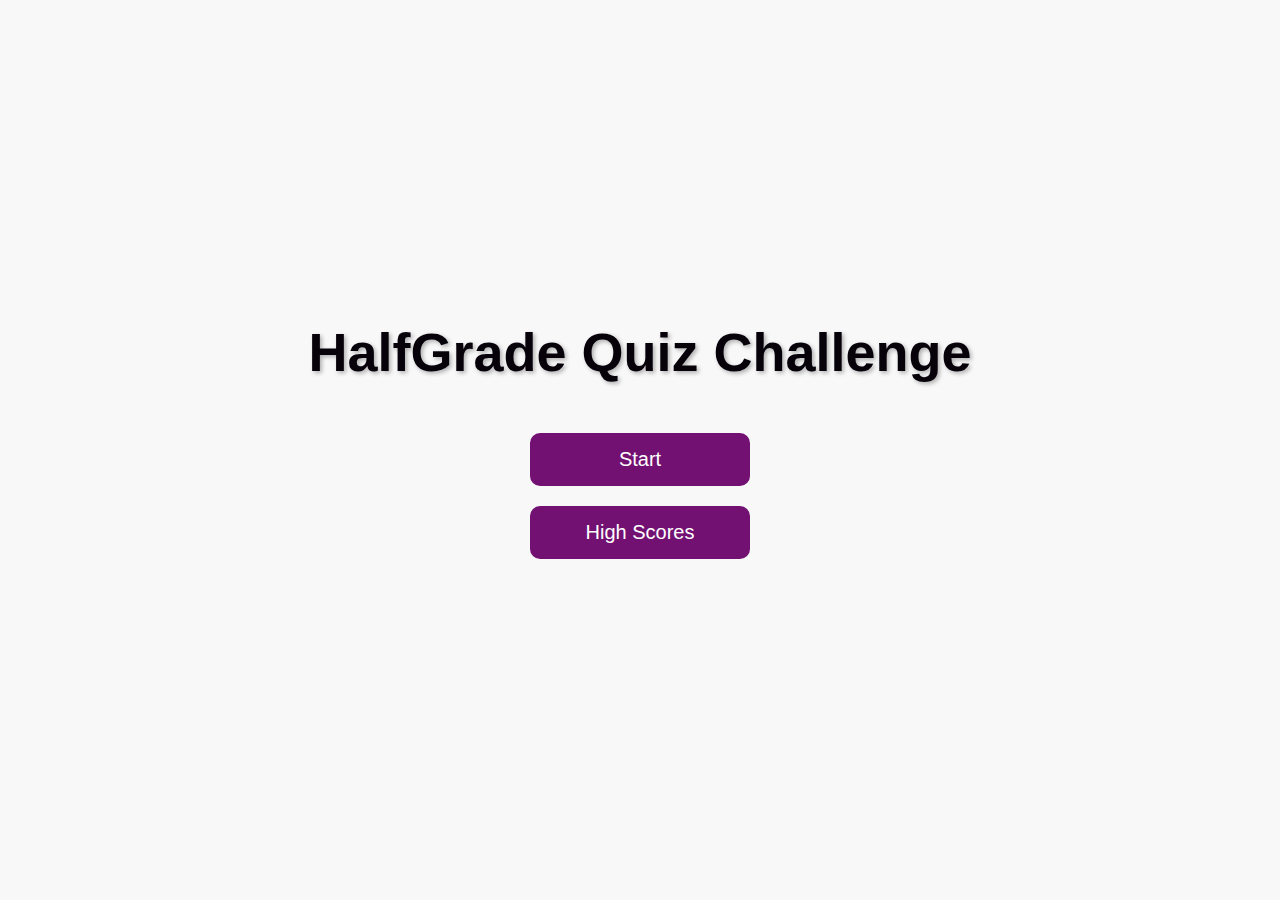
<file: index.html>
<!DOCTYPE html>
<html lang="en">

<head>
    <meta charset="UTF-8">
    <meta http-equiv="X-UA-Compatible" content="IE=edge">
    <meta name="viewport" content="width=device-width, initial-scale=1.0">
    <title>HalfGrade</title>
    <link rel="stylesheet" href="Develop/assets/style.css">
</head>

<body>
    <div class="container">
        <div id="home" class="flex-center flex-column">
            <h1>HalfGrade Quiz Challenge</h1>

            <a class="button" href="./game.html">Start</a>
            <a class="button" href="./gameover.html">High Scores</a>

        </div>
    </div>
</body>

</html>
</file>
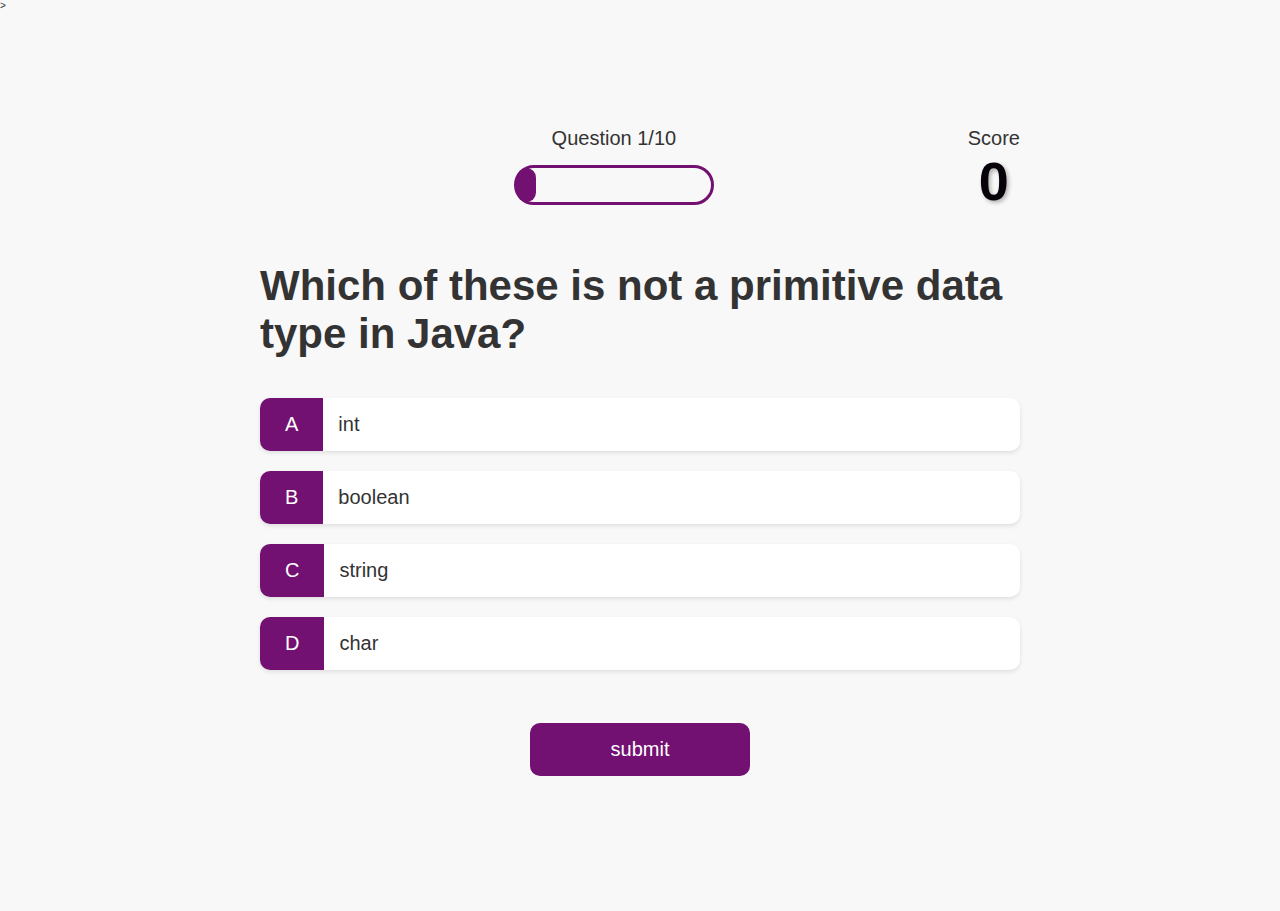
<file: game.html>
<!DOCTYPE html>
<html lang="en">

<head>
    <meta charset="UTF-8" />
    <meta name="viewport" content="width=device-width, initial-scale=1.0" />
    <meta http-equiv="X-UA-Compatible" content="ie=edge" />
    <title>HalfGrade Play</title>
    <link rel="stylesheet" href="./Develop/assets/style.css" />
    >
</head>

<body>
    <div class="container">
        <div id="game" class="justify-center flex-column">
            <div id="hud">
                <div id="time"></div>
                <div id="hud-item">
                    <p id="progressText" class="hud-prefix">
                        Question
                    </p>
                    <div id="progressBar">
                        <div id="progressBarFull"></div>
                    </div>
                </div>
                <div id="hud-item">
                    <p class="hud-prefix">
                        Score
                    </p>
                    <h1 class="hud-main-text" id="score">
                        0

                    </h1>
                </div>
            </div>
            <h2 id="question">What is the answer to this questions?</h2>
            <div class="choice-container">
                <p class="choice-prefix">A</p>
                <p class="choice-text" data-number="1">Choice 1</p>
            </div>
            <div class="choice-container">
                <p class="choice-prefix">B</p>
                <p class="choice-text" data-number="2">Choice 2</p>
            </div>
            <div class="choice-container">
                <p class="choice-prefix">C</p>
                <p class="choice-text" data-number="3">Choice 3</p>
            </div>
            <div class="choice-container">
                <p class="choice-prefix">D</p>
                <p class="choice-text" data-number="4">Choice 4</p>
            </div>
            <br><br><br>
            <div class="flex-center flex-column">
                <a class="button" href="./gameover.html">submit</a>
            </div>
        </div>

    </div>
    <script src="./Develop/assets/script.js"></script>
</body>

</html>
</file>
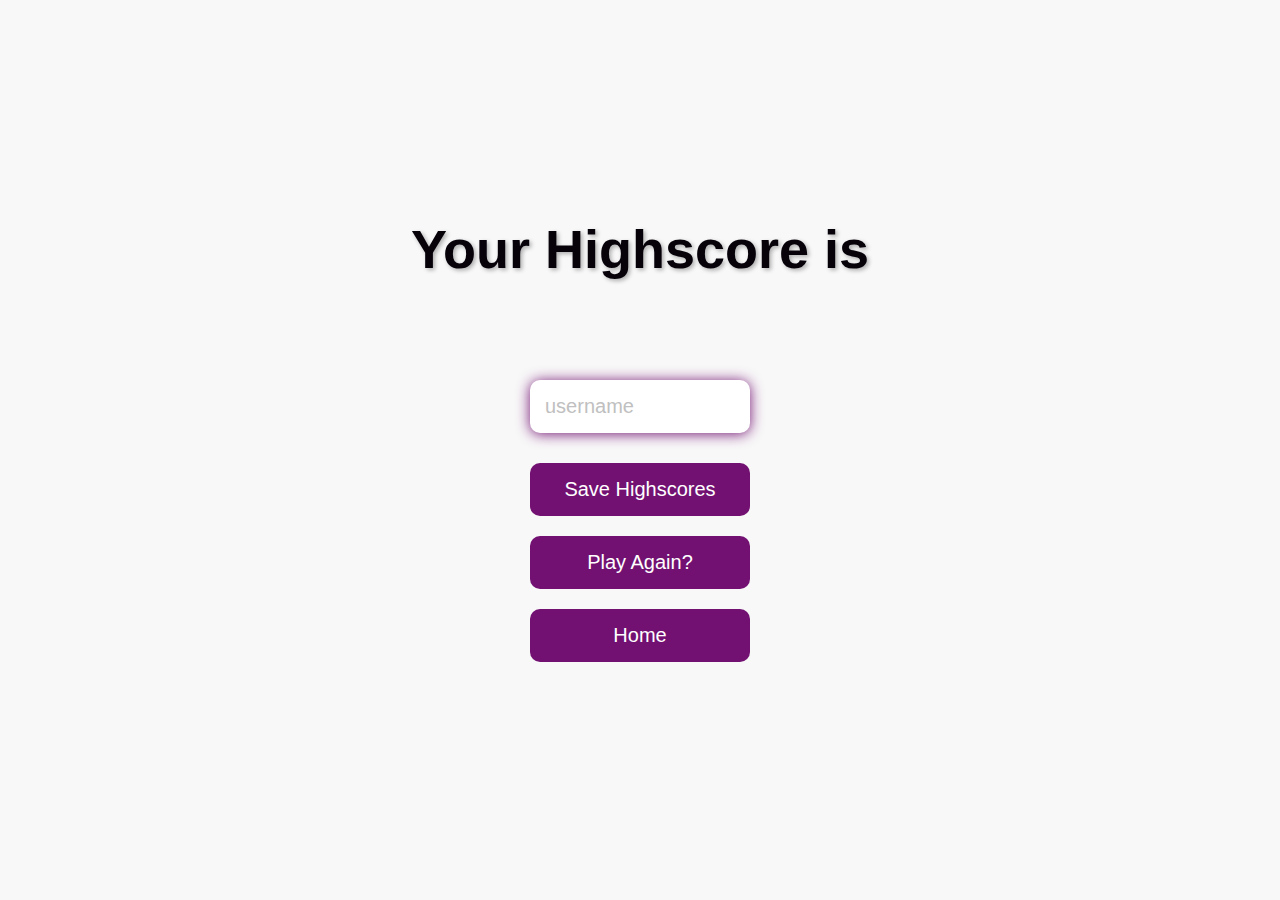
<file: gameover.html>
<!DOCTYPE html>
<html lang="en">

<head>
    <meta charset="UTF-8">
    <meta http-equiv="X-UA-Compatible" content="IE=edge">
    <meta name="viewport" content="width=device-width, initial-scale=1.0">
    <link rel="stylesheet" href="./Develop/assets/style.css">
    <title>Congratulations!</title>
</head>

<body>
    <div class="container">
        <div id="end" class="flex-center flex-column">
            <h1>Your Highscore is</h1>
            <h1 id="finalScore"></h1>
            <form>
                <input type="text" name="username" id="username" placeholder="username" />

                <button type="submit" class="button" id="saveScoreButton" onclick="saveHighScores(event)">Save
                    Highscores</button>
            </form>
            <a href="game.html" class="button">Play Again?</a>
            <a href="index.html" class="button">Home</a>
           

        </div>
        
    </div>

    <script src="./Develop/hiscores.js"></script>

</body>

</html>
</file>
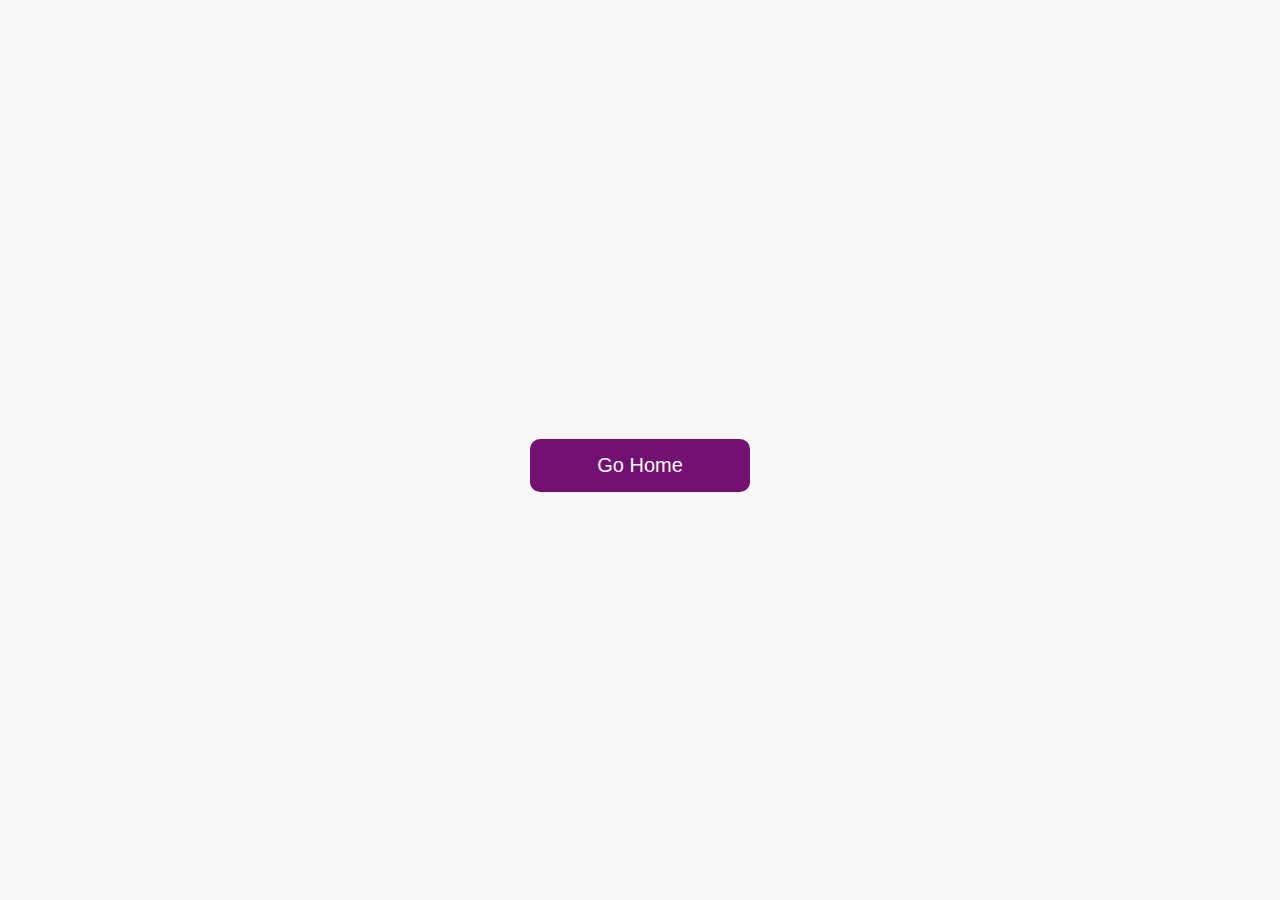
<file: hiscores.html>
<!DOCTYPE html>
<html lang="en">
  <head>
    <meta charset="UTF-8" />
    <meta name="viewport" content="width=device-width, initial-scale=1.0" />
    <meta http-equiv="X-UA-Compatible" content="ie=edge" />
    <title>High Scores</title>
    <link rel="stylesheet" href="./Develop/assets/style.css" />
  </head>
  <body>
    <div class="container">
      <div id="hiScores" class="flex-center flex-column">
        <h1 id="finalScore">High Scores</h1>
        <ul id="hiScoresList"></ul>
        <a class="button" href="/">Go Home</a>
      </div>
    </div>
    <script src="./Develop/hiscores.js">

    </script>
  </body>
</html>
</file>
<file: Develop/assets/style.css>
/* Global Styles */
:root {
  background: linear-gradient(to right, #FF6A00, #FFB000);
  /* Gradient background */
  font-size: 62.5%;
  font-family: 'Poppins', sans-serif;
  /* Modern sans-serif font */
}

* {
  box-sizing: border-box;
  margin: 0;
  padding: 0;
  color: #333;
}

body {
  background: #f8f8f8;
  color: #333;
}

h1,
h2,
h3,
h4 {
  margin-bottom: 1rem;
}

h1 {
  font-size: 5.4rem;
  color: #07010a;
  margin-bottom: 5rem;
  text-shadow: 2px 2px 4px rgba(0, 0, 0, 0.3);
}

h1>span {
  font-size: 2.4rem;
  font-weight: 500;
}

h2 {
  font-size: 4.2rem;
  margin-bottom: 4rem;
  font-weight: 700;
}

h3 {
  font-size: 2.8rem;
  font-weight: 500;
}

/* Utilities */
.container {
  width: 100vw;
  height: 100vh;
  display: flex;
  justify-content: center;
  align-items: center;
  max-width: 80rem;
  margin: 0 auto;
  padding: 2rem;
}

.container>* {
  width: 100%;
}

.flex-column {
  display: flex;
  flex-direction: column;
}

.flex-center {
  justify-content: center;
  align-items: center;
}

.justify-center {
  justify-content: center;
}

.text-center {
  text-align: center;
}

.hidden {
  display: none;
}

/* Buttons */
.button {
  font-size: 2rem;
  padding: 1.5rem 0;
  width: 22rem;
  text-align: center;
  border: none;
  margin-bottom: 2rem;
  text-decoration: none;
  color: white;
  background-color: #721172;
  border-radius: 1rem;
  transition: background-color 0.3s ease, transform 0.2s;
}

.button:hover {
  background-color: #5e0f5e;
  cursor: pointer;
  transform: translateY(-0.1rem);
}

.button[disabled]:hover {
  cursor: not-allowed;
  transform: none;
  background-color: #c0c0c0;
}

/* Game CSS */
.choice-container {
  display: flex;
  margin-bottom: 2rem;
  width: 100%;
  font-size: 2rem;
  background-color: #fff;
  border-radius: 1rem;
  box-shadow: 0 2px 4px rgba(0, 0, 0, 0.1);
  transition: transform 0.2s ease, box-shadow 0.2s ease;
}

.choice-container:hover {
  cursor: pointer;
  box-shadow: 0 4px 8px rgba(0, 0, 0, 0.2);
  transform: translateY(-0.1rem);
}

.choice-prefix {
  padding: 1.5rem 2.5rem;
  background-color: #721172;
  color: white;
  border-top-left-radius: 1rem;
  border-bottom-left-radius: 1rem;
}

.choice-text {
  padding: 1.5rem;
  width: 100%;
  border-top-right-radius: 1rem;
  border-bottom-right-radius: 1rem;
}

/* Highlight correct || wrong answer */
.correct {
  background-color: #3dfb95;
  border-radius: 1rem;
}

.incorrect {
  background-color: #f04c4c;
  border-radius: 1rem;
}

/* HUD */
#hud {
  display: flex;
  justify-content: space-between;
}

.hud-prefix {
  text-align: center;
  font-size: 2rem;
}

.hud-main-text {
  text-align: center;
}

#progressBar {
  width: 20rem;
  height: 4rem;
  border-radius: 2rem;
  border: 0.3rem solid #721172;
  margin-top: 1.5rem;
}

#progressBarFull {
  height: 3.4rem;
  background-color: #721172;
  width: 0%;
  border-radius: 2rem;
}

/* Gameover CSS */
form {
  width: 100%;
  display: flex;
  flex-direction: column;
  align-items: center;
}

input {
  margin-bottom: 3rem;
  width: 22rem;
  padding: 1.5rem;
  font-size: 2rem;
  border: none;
  box-shadow: 0 0.1rem 1.4rem 0 #721172;
  border-radius: 1rem;
}

input::placeholder {
  color: #c0c0c0;
}

#time {
  font-size: 4rem;
  padding-top: 2.7rem;
  color: #000;
}
</file>
